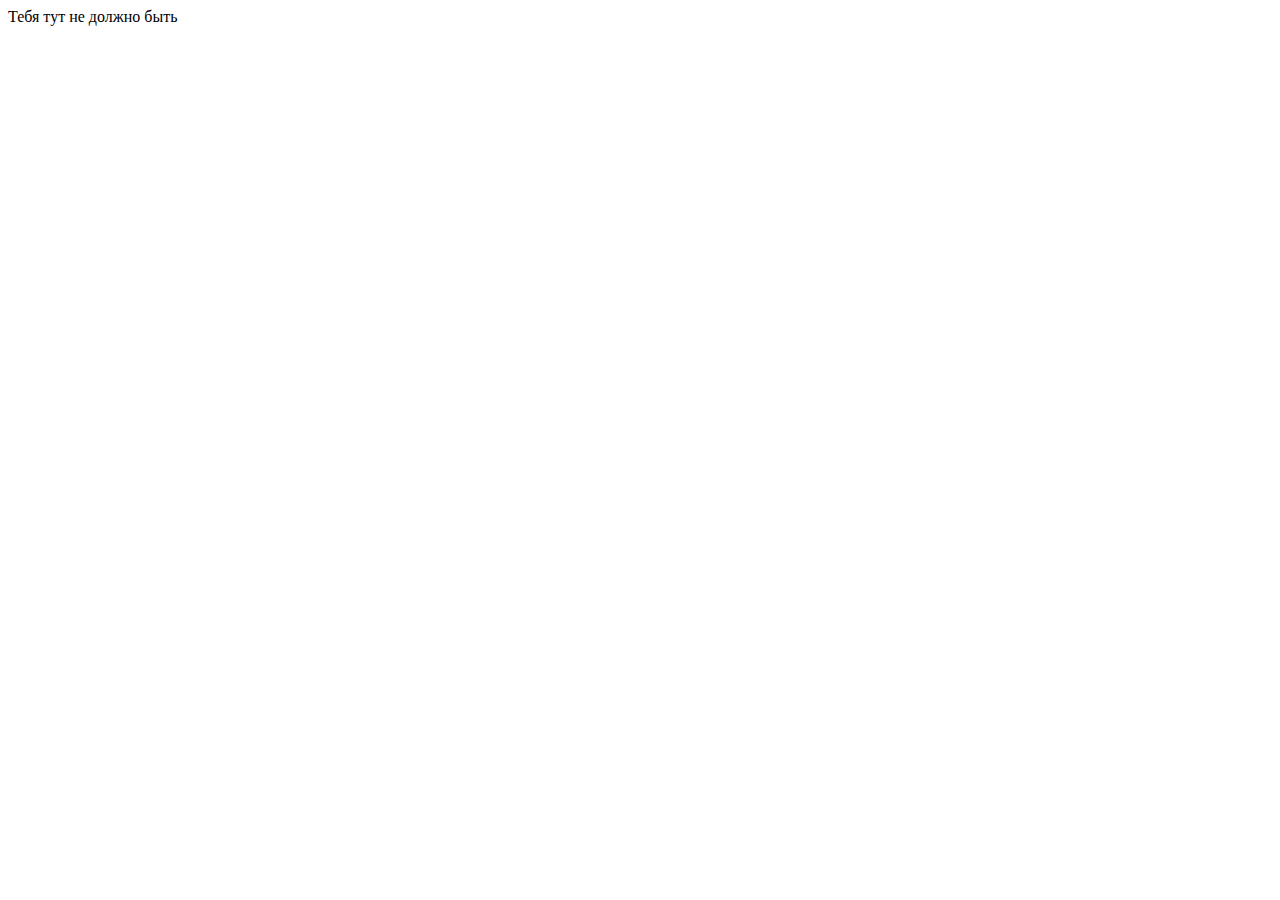
<file: index.html>
<!DOCTYPE html>
<html lang="en">
<head>
    <meta charset="UTF-8">
    <meta name="viewport" content="width=device-width, initial-scale=1.0">
    <title>Document</title>
</head>
<body>
    Тебя тут не должно быть
</body>
</html>
</file>
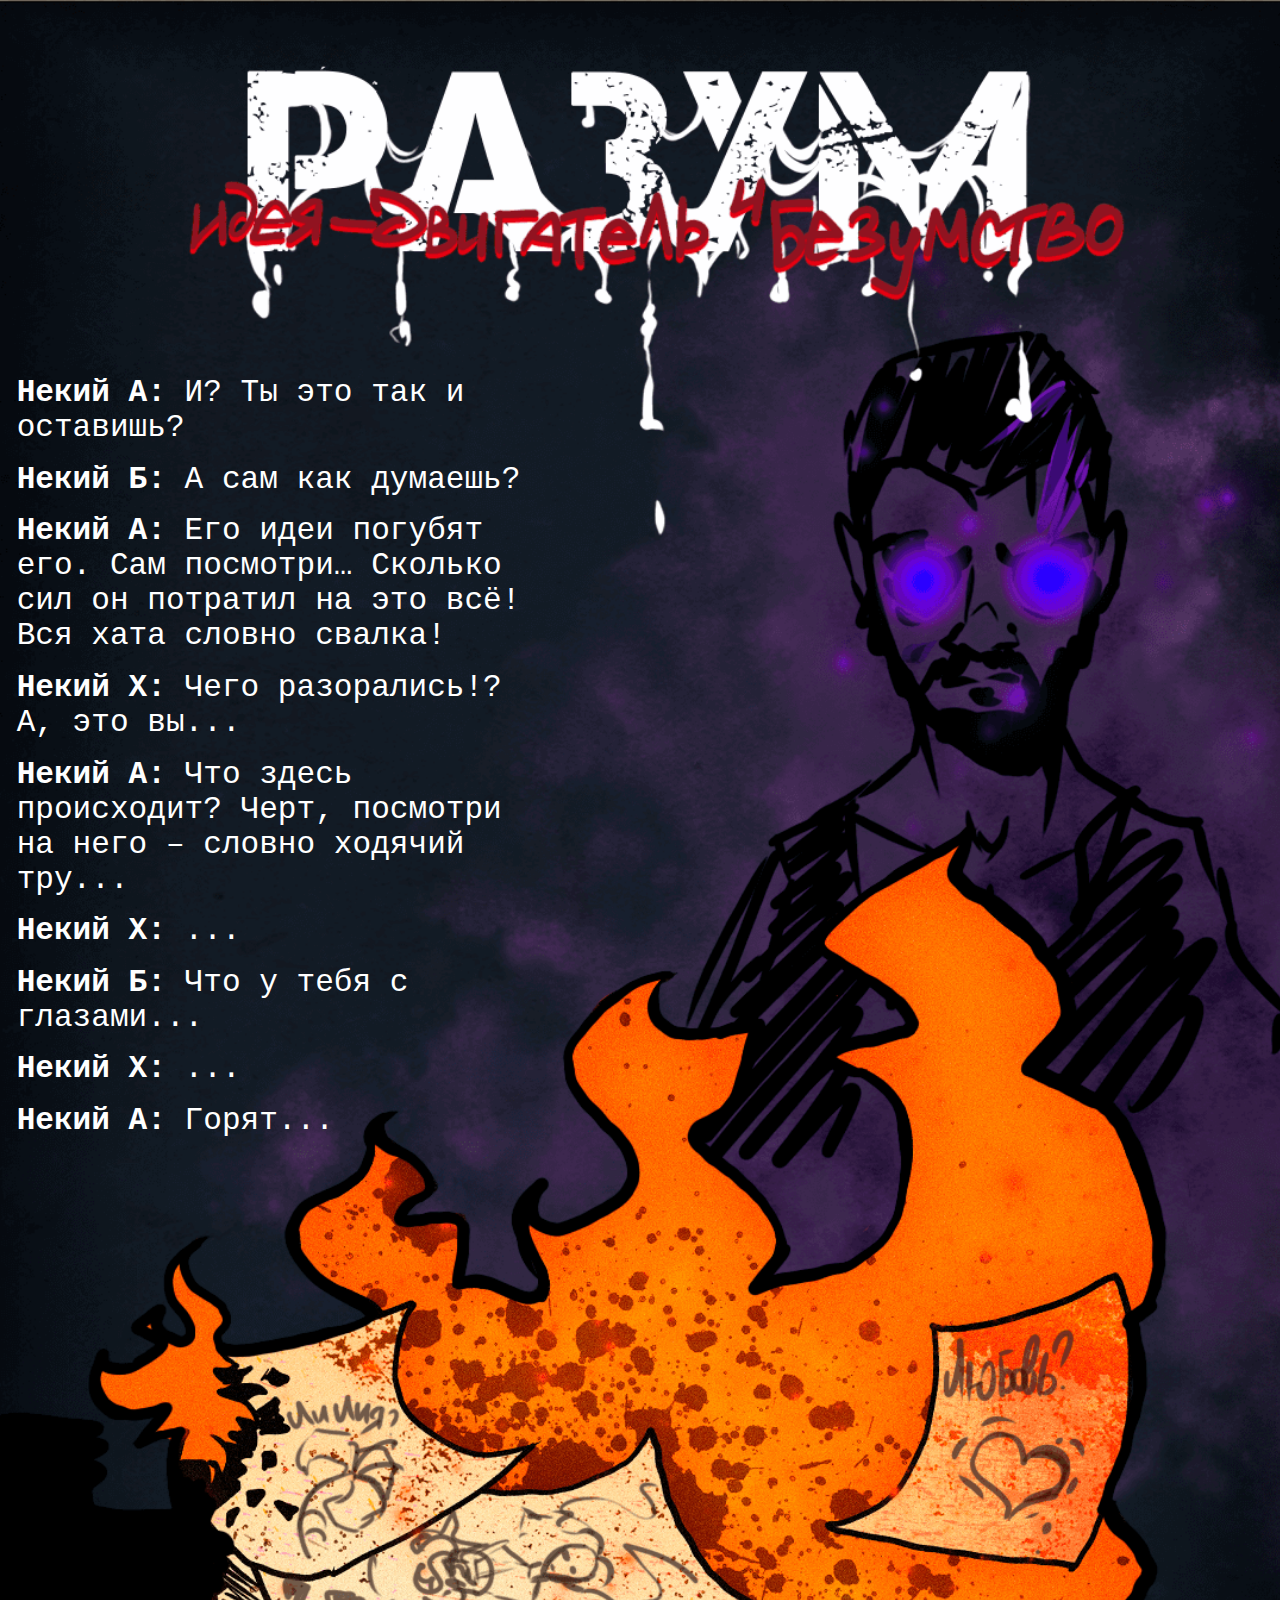
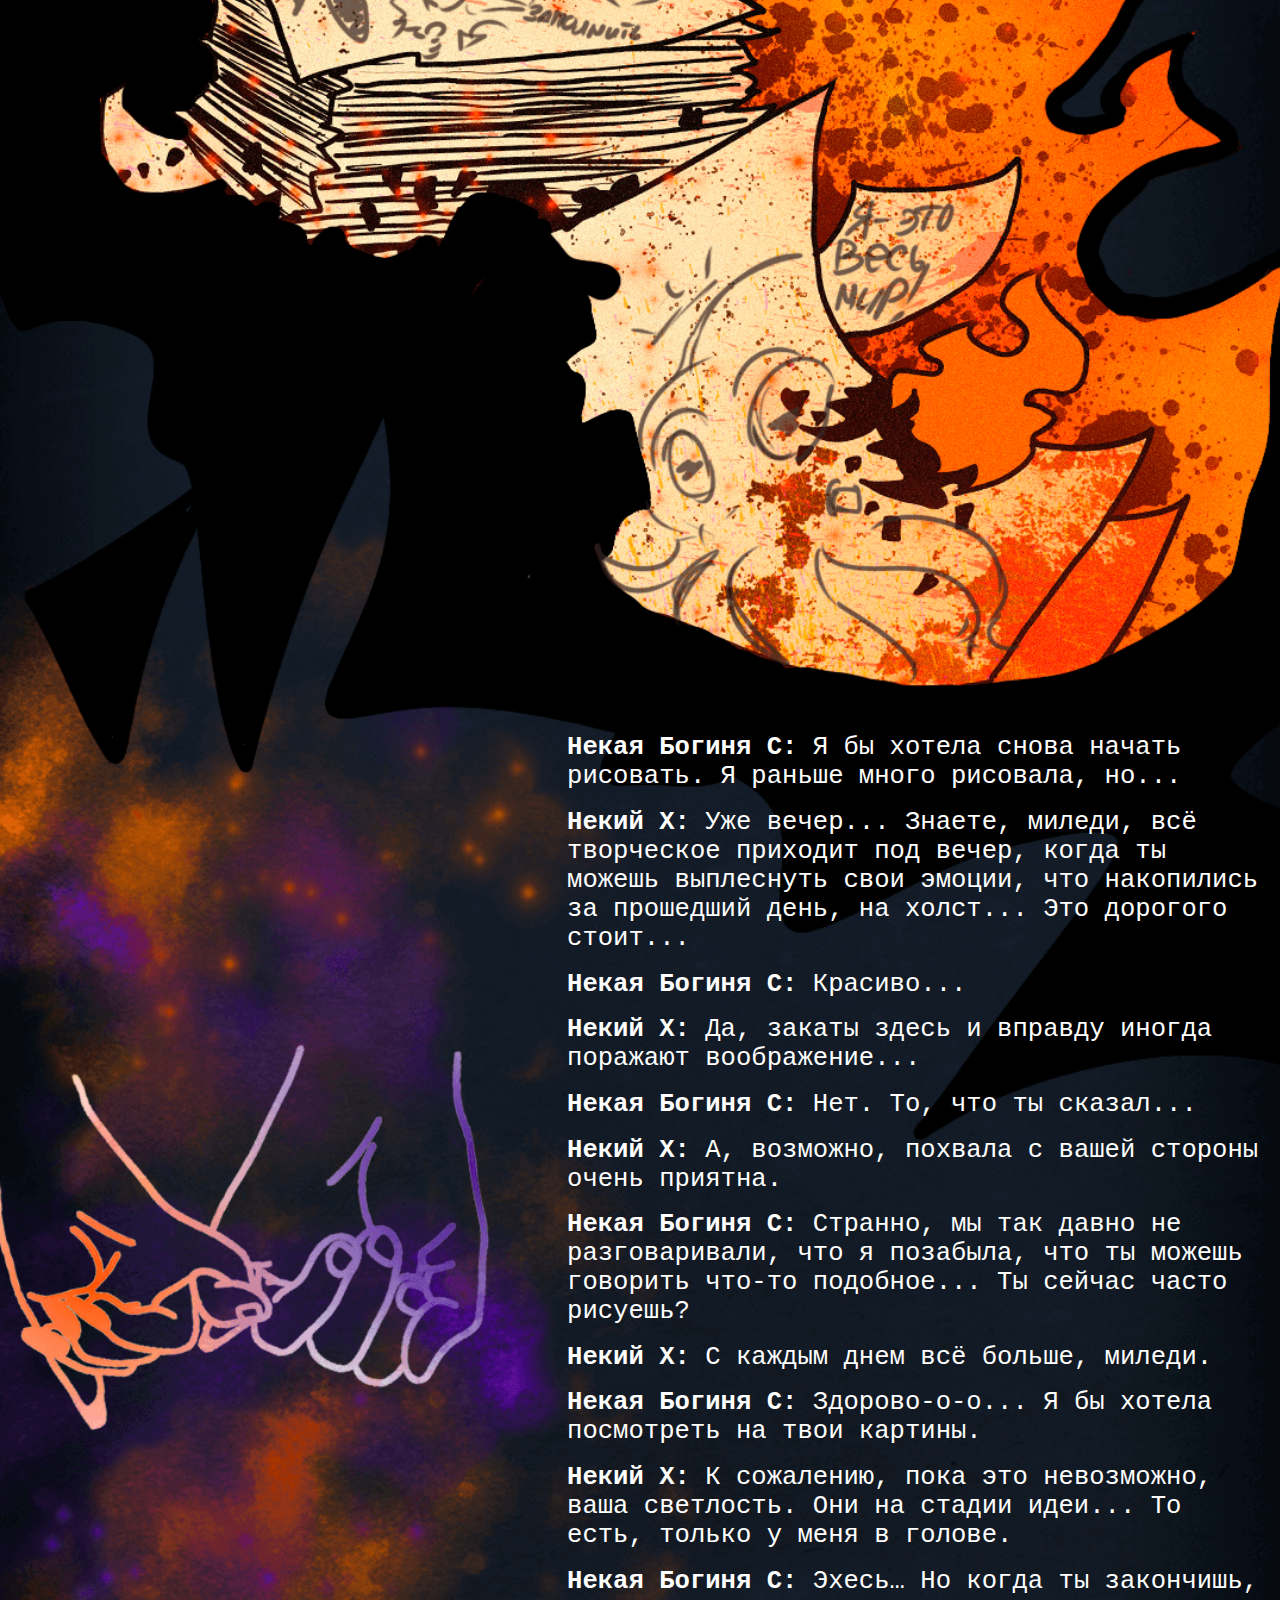
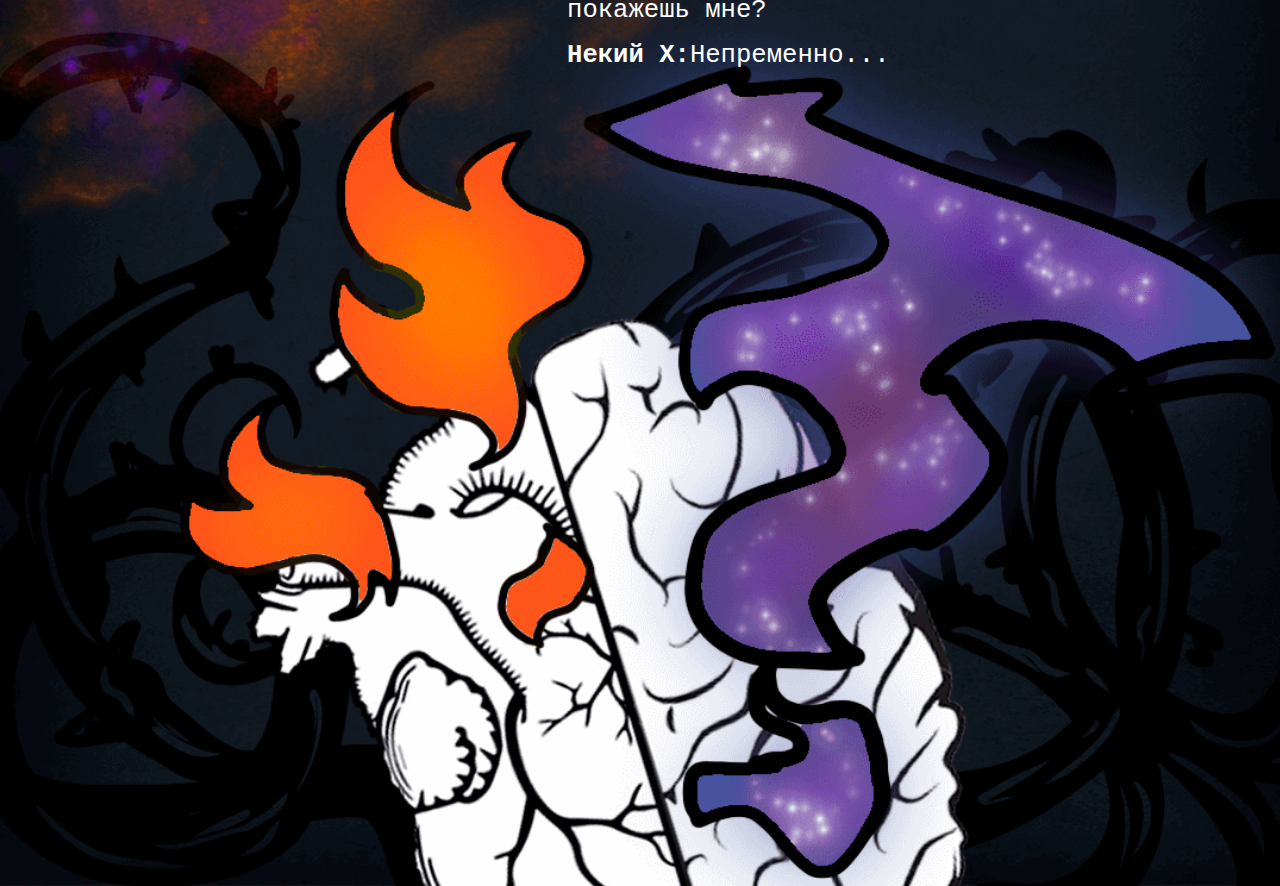
<file: idea/index.html>
<!DOCTYPE html>
<html lang="en">
<head>
    <meta charset="UTF-8">
    <meta name="viewport" content="width=device-width, initial-scale=1.0">
    <title>Идея</title>
    <link rel="stylesheet" href="style.css">
    <link rel="shortcut icon" href="../img/icon.png" type="image/x-icon">
</head>
<body>
    <section class="first-part">
        <p><b>Некий А: </b>И? Ты это так и оставишь?</p>
        <p><b>Некий Б: </b>А сам как думаешь?</p>
        <p><b>Некий А: </b>Его идеи погубят его. Сам посмотри… Сколько сил он потратил на это всё! Вся хата словно свалка!</p>
        <p><b>Некий Х: </b>Чего разорались!? А, это вы...</p>
        <p><b>Некий А: </b>Что здесь происходит? Черт, посмотри на него – словно ходячий тру...</p>
        <p><b>Некий Х: </b>...</p>
        <p><b>Некий Б: </b>Что у тебя с глазами...</p>
        <p><b>Некий Х: </b>...</p>
        <p><b>Некий А: </b>Горят...</p>
    </section>
    <section class="second-part">
        <p><b>Некая Богиня С: </b>Я бы хотела снова начать рисовать. Я раньше много рисовала, но...</p>
        <p><b>Некий Х: </b>Уже вечер... Знаете, миледи, всё творческое приходит под вечер, когда ты можешь выплеснуть свои эмоции, что накопились за прошедший день, на холст... Это дорогого стоит...</p>
        <p><b>Некая Богиня С: </b>Красиво...</p>
        <p><b>Некий Х: </b>Да, закаты здесь и вправду иногда поражают воображение...</p>
        <p><b>Некая Богиня С: </b>Нет. То, что ты сказал...</p>
        <p><b>Некий Х: </b>А, возможно, похвала с вашей стороны очень приятна.</p>
        <p><b>Некая Богиня С: </b>Странно, мы так давно не разговаривали, что я позабыла, что ты можешь говорить что-то подобное... Ты сейчас часто рисуешь?</p>
        <p><b>Некий Х: </b>С каждым днем всё больше, миледи.</p>
        <p><b>Некая Богиня С: </b>Здорово-о-о... Я бы хотела посмотреть на твои картины.</p>
        <p><b>Некий Х: </b>К сожалению, пока это невозможно, ваша светлость. Они на стадии идеи... То есть, только у меня в голове.</p>
        <p><b>Некая Богиня С: </b>Эхесь… Но когда ты закончишь, покажешь мне?</p>
        <p><b>Некий Х:</b>Непременно...</p>
    </section>
</body>
</html>
</file>
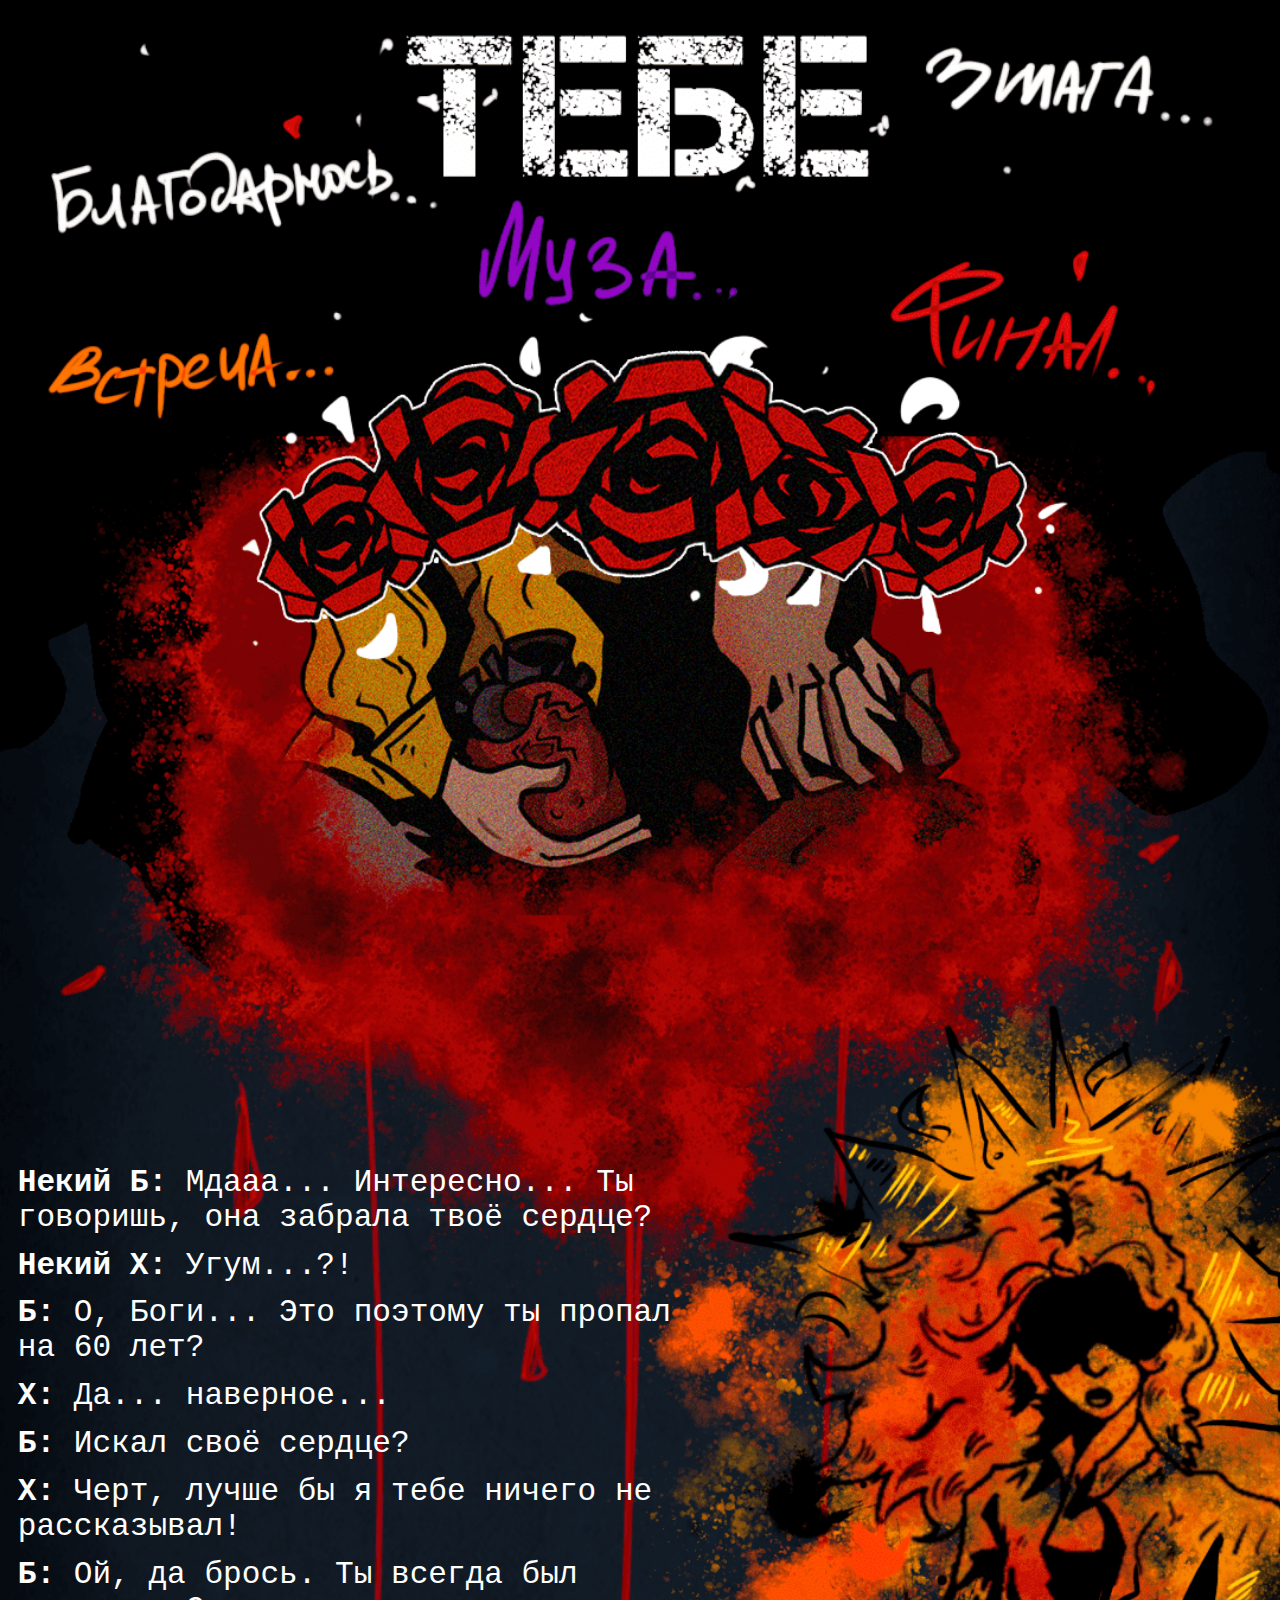
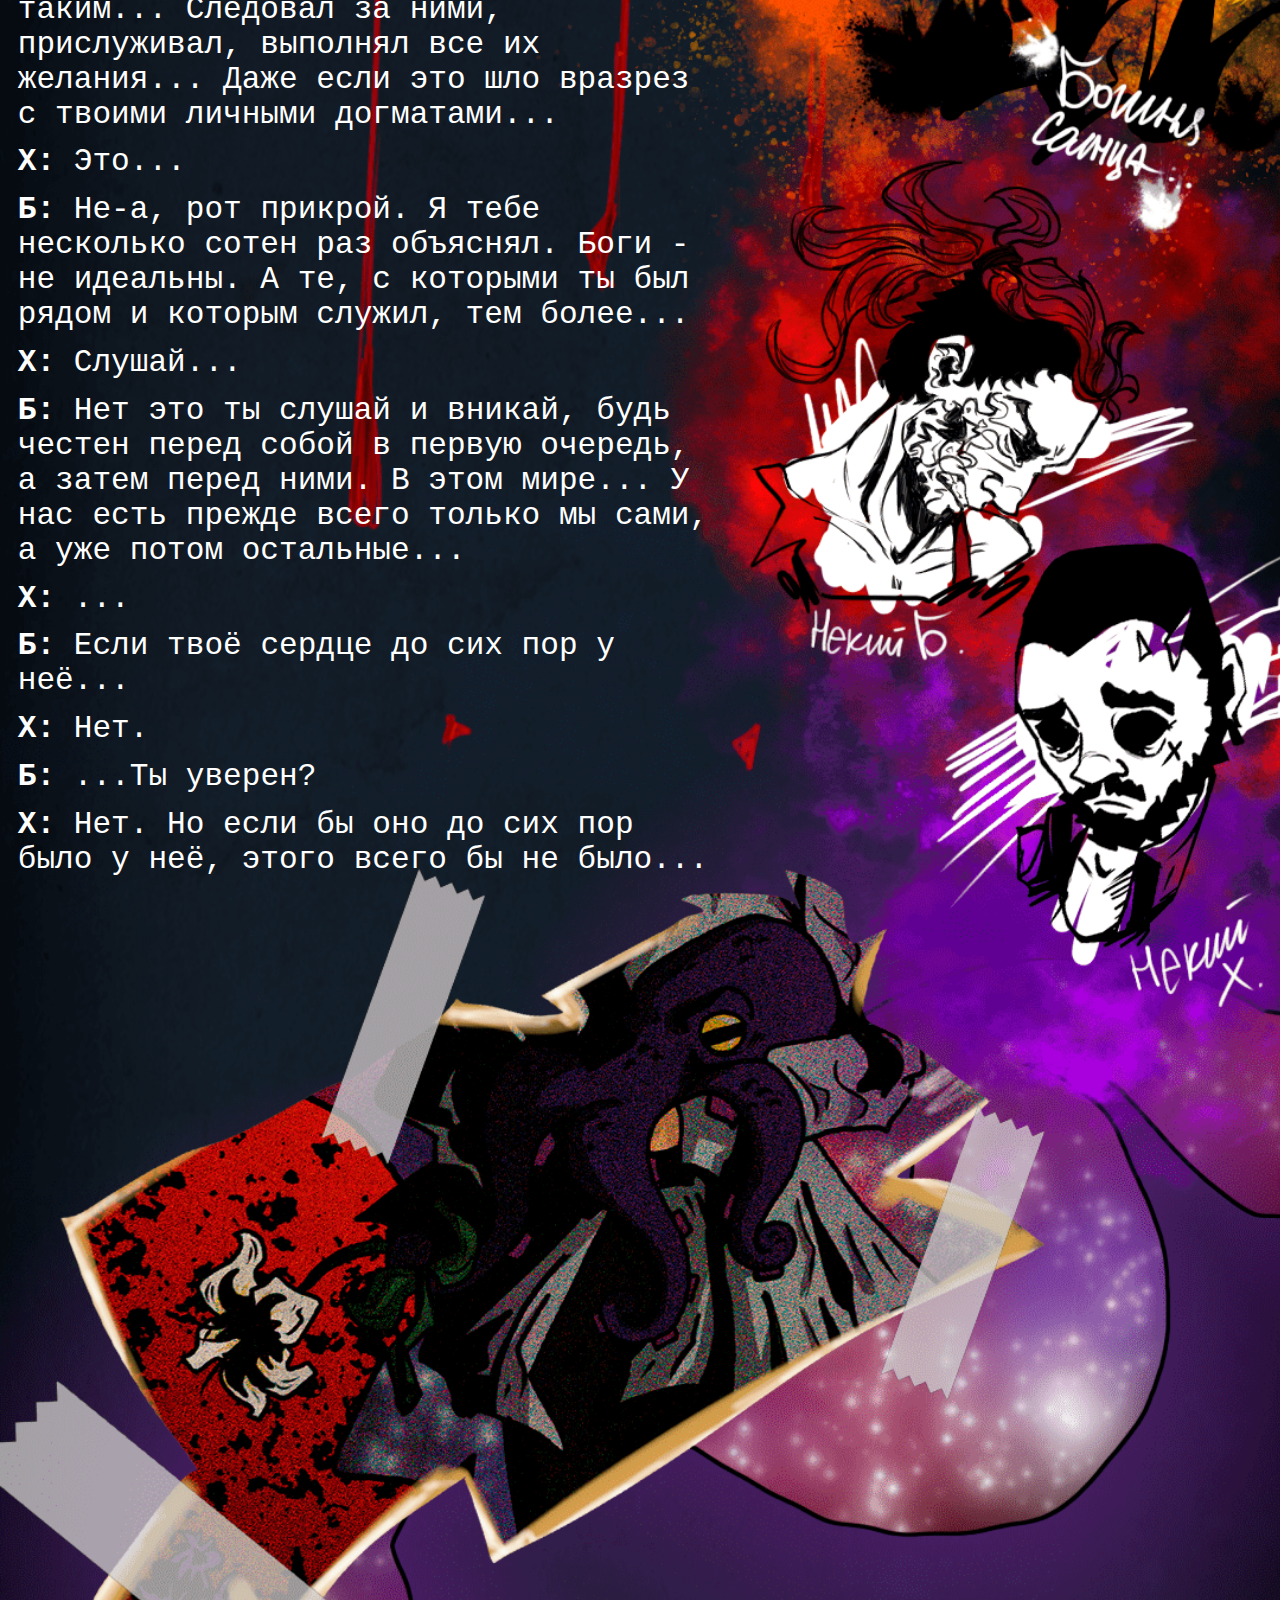
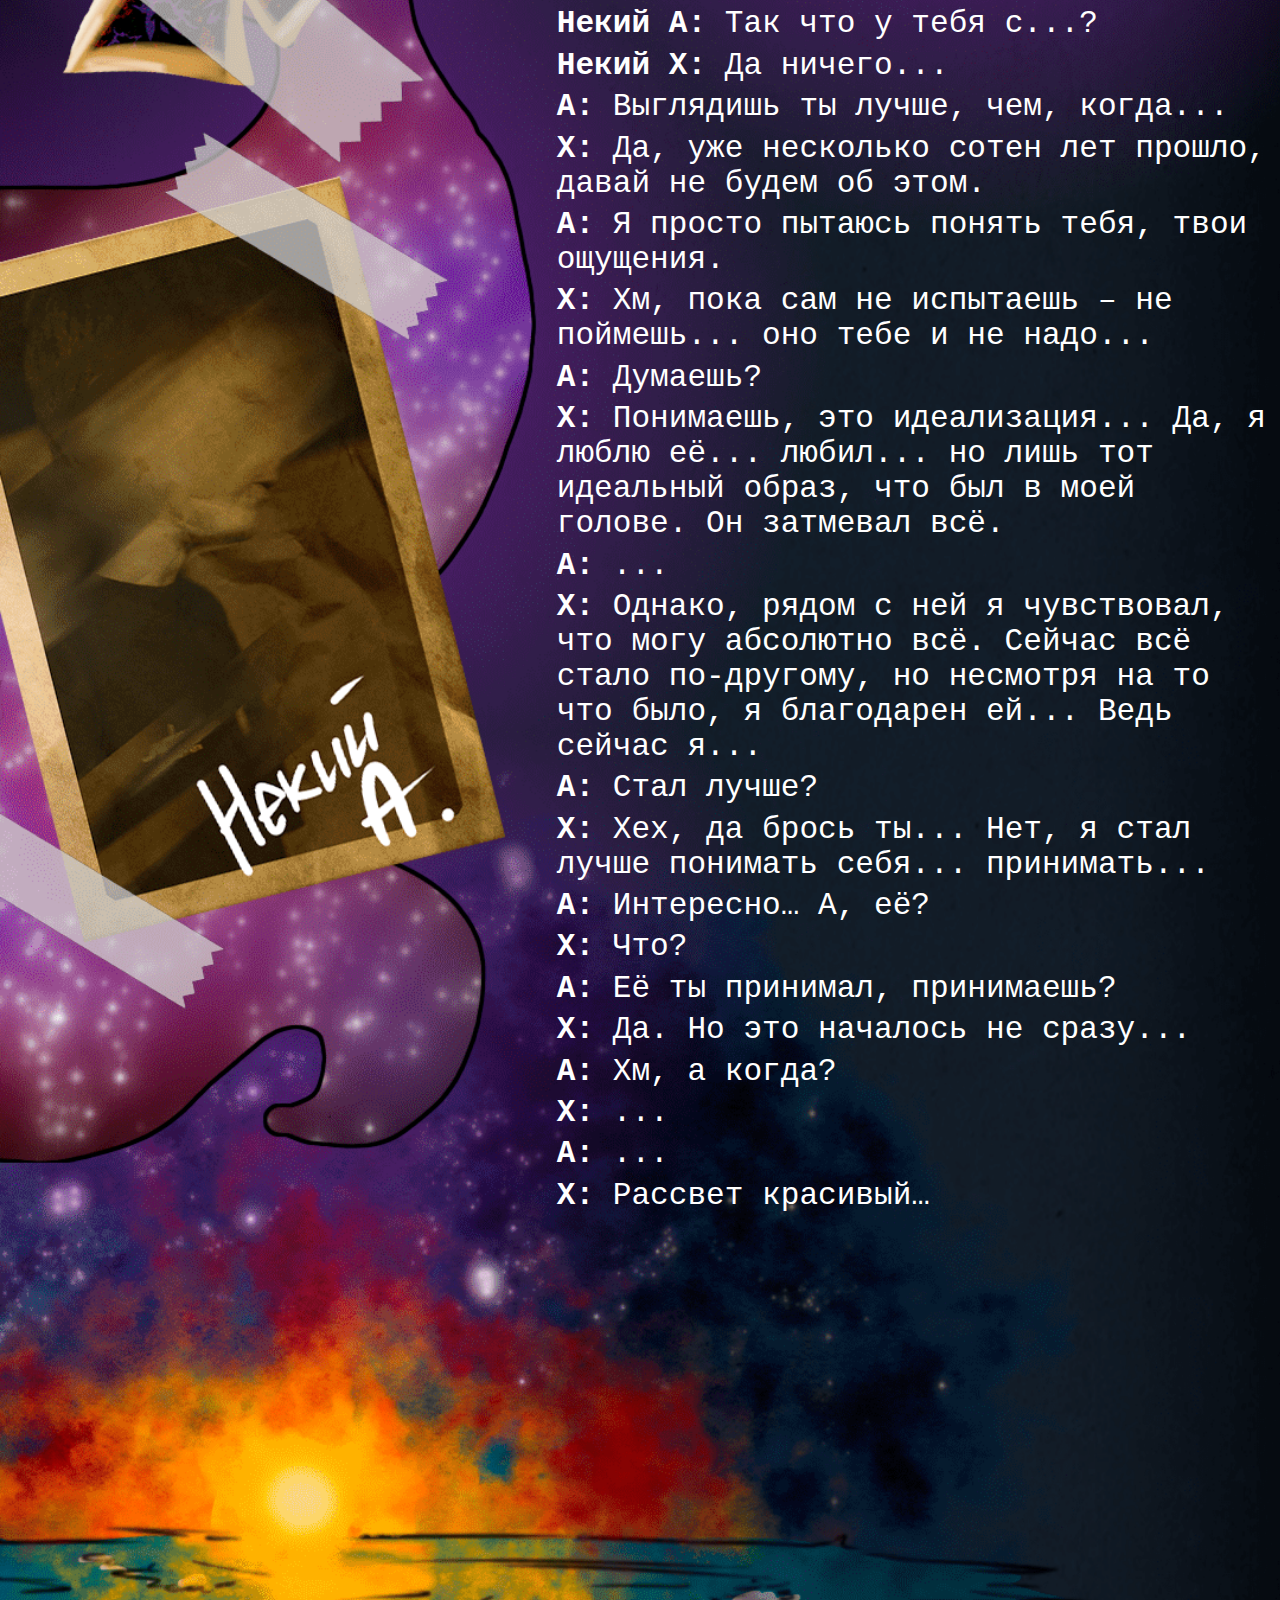
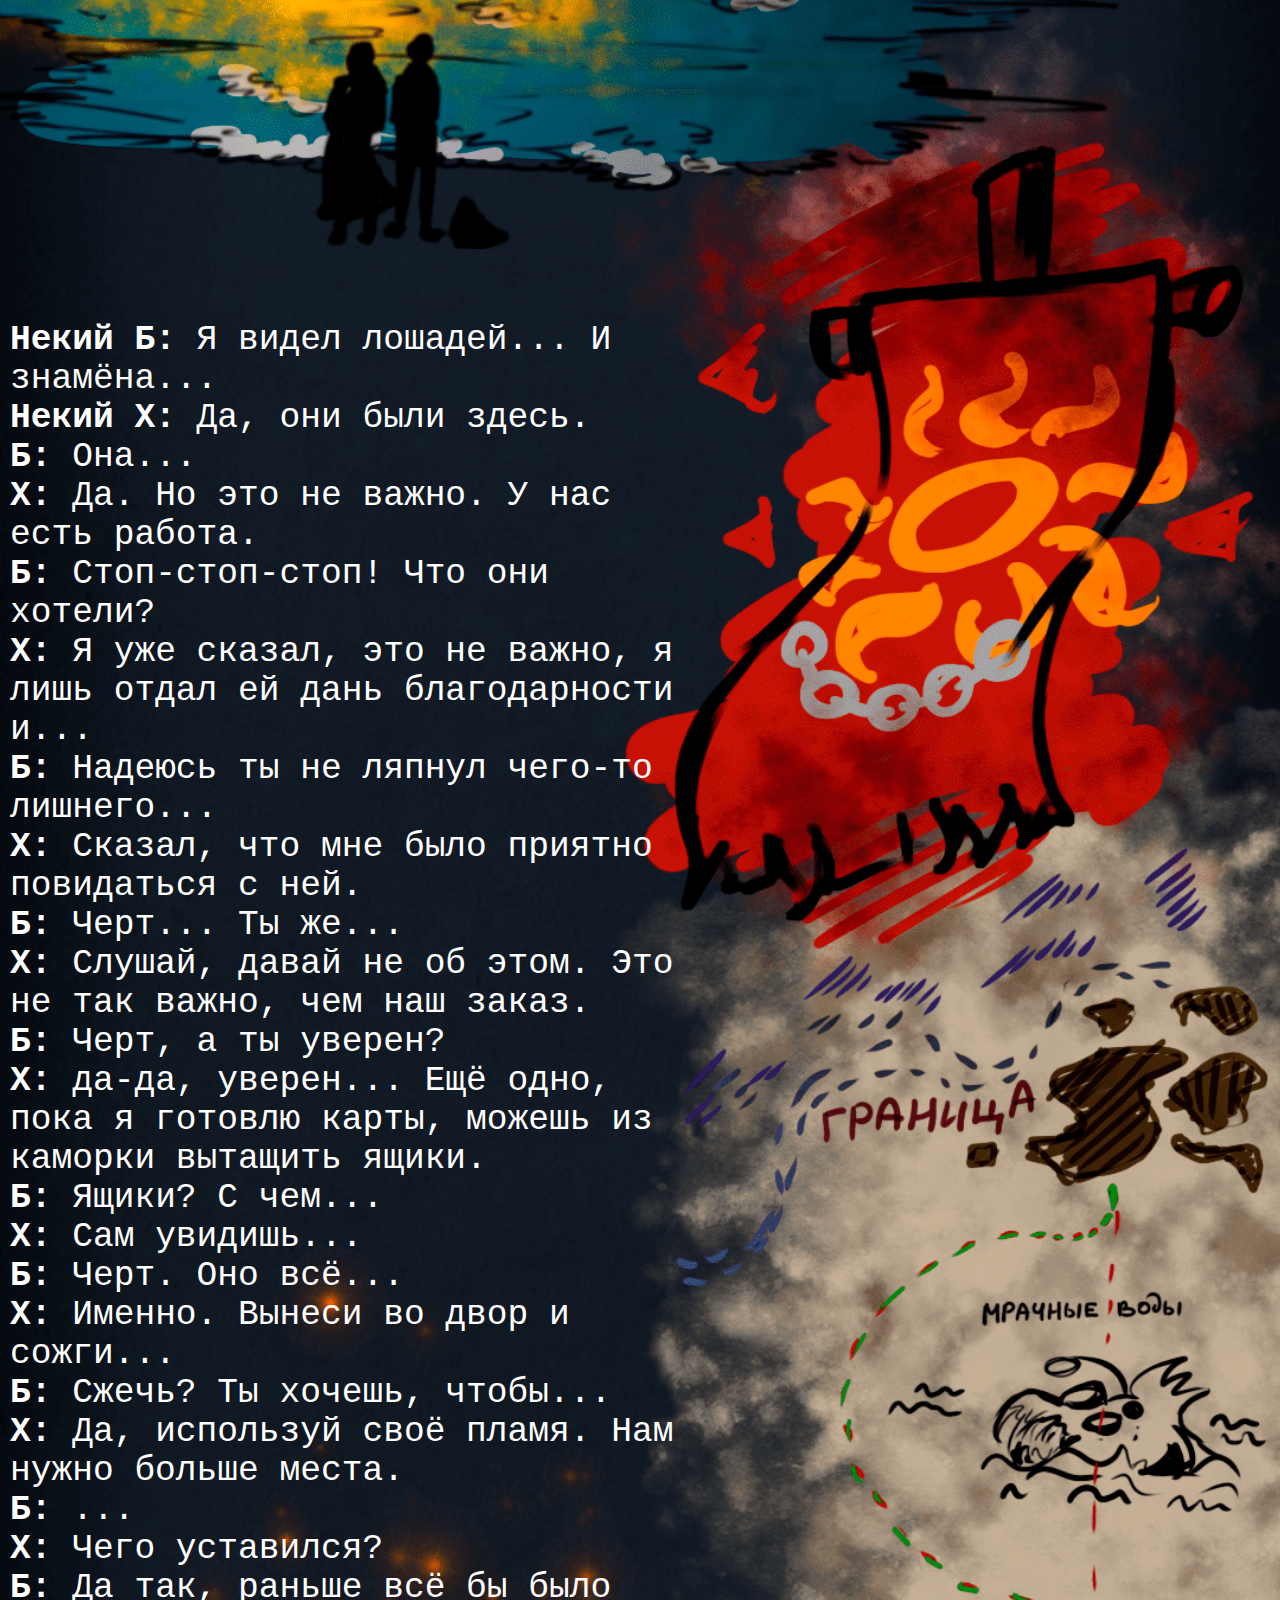
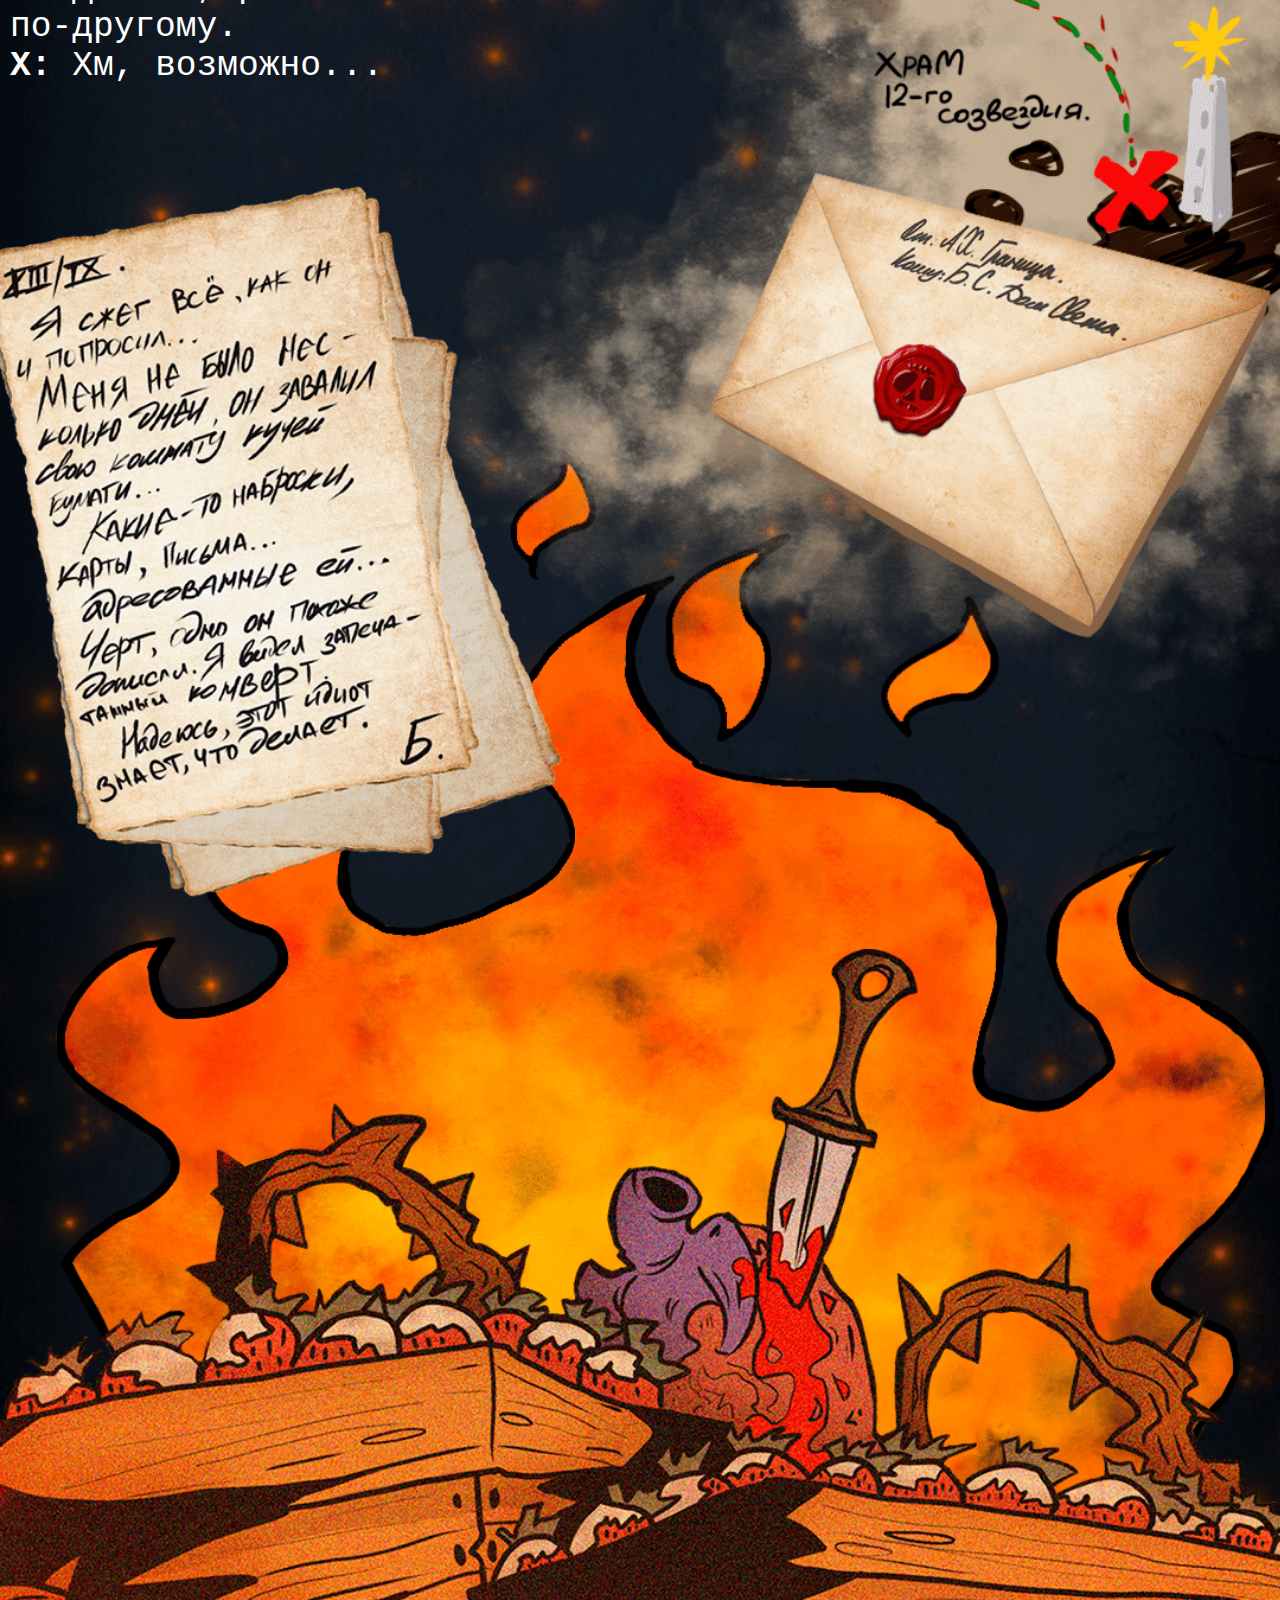
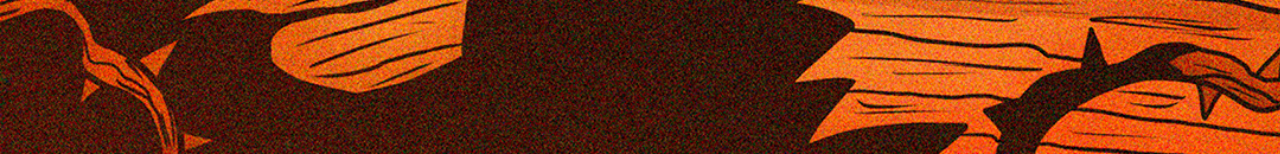
<file: muza/index.html>
<!DOCTYPE html>
<html lang="en">

<head>
    <meta charset="UTF-8">
    <meta name="viewport" content="width=device-width, initial-scale=1.0">
    <link rel="stylesheet" href="../fonts/capture_it/stylesheet.css">
    <link rel="stylesheet" href="../css/reset.css">
    <link rel="stylesheet" href="style.css">
    <link rel="shortcut icon" href="../img/icon.png" type="image/x-icon">
    <title>Муза</title>
</head>

<body>
    <section class="first-part">
        <p><b>Некий Б:</b> Мдааа... Интересно... Ты говоришь, она забрала твоё сердце?</p>
        <p><b>Некий Х:</b> Угум...?!</p>
        <p><b>Б:</b> О, Боги... Это поэтому ты пропал на 60 лет?</p>
        <p><b>Х:</b> Да... наверное...</p>
        <p><b>Б:</b> Искал своё сердце?</p>
        <p><b>Х:</b> Черт, лучше бы я тебе ничего не рассказывал!</p>
        <p><b>Б:</b> Ой, да брось. Ты всегда был таким... Следовал за ними, прислуживал, выполнял все их желания...
            Даже если это шло вразрез с твоими личными догматами...</p>
        <p><b>Х:</b> Это...</p>
        <p><b>Б:</b> Не-а, рот прикрой. Я тебе несколько сотен раз объяснял. Боги - не идеальны. А те, с которыми ты был
            рядом и которым служил, тем более...</p>
        <p><b>Х:</b> Слушай...</p>
        <p><b>Б:</b> Нет это ты слушай и вникай, будь честен перед собой в первую очередь, а затем перед ними. В этом
            мире... У нас есть прежде всего только мы сами, а уже потом остальные...</p>
        <p><b>Х:</b> ...</p>
        <p><b>Б:</b> Если твоё сердце до сих пор у неё...</p>
        <p><b>Х:</b> Нет.</p>
        <p><b>Б:</b> ...Ты уверен?</p>
        <p><b>Х:</b> Нет. Но если бы оно до сих пор было у неё, этого всего бы не было...</p>
    </section>
    <section class="second-part">
        <p><b>Некий А:</b> Так что у тебя с...?</p>
        <p><b>Некий Х:</b> Да ничего...</p>
        <p><b>А:</b> Выглядишь ты лучше, чем, когда...</p>
        <p><b>Х:</b> Да, уже несколько сотен лет прошло, давай не будем об этом.</p>
        <p><b>А:</b> Я просто пытаюсь понять тебя, твои ощущения.</p>
        <p><b>Х:</b> Хм, пока сам не испытаешь – не поймешь... оно тебе и не надо...</p>
        <p><b>А:</b> Думаешь?</p>
        <p><b>Х:</b> Понимаешь, это идеализация... Да, я люблю её... любил... но лишь тот идеальный образ, что был в
            моей голове. Он затмевал всё.</p>
        <p><b>А:</b> ...</p>
        <p><b>Х:</b> Однако, рядом с ней я чувствовал, что могу абсолютно всё. Сейчас всё стало по-другому, но несмотря
            на то что было, я благодарен ей... Ведь сейчас я...</p>
        <p><b>А:</b> Стал лучше?</p>
        <p><b>Х:</b> Хех, да брось ты... Нет, я стал лучше понимать себя... принимать...</p>
        <p><b>А:</b> Интересно… А, её?</p>
        <p><b>Х:</b> Что?</p>
        <p><b>А:</b> Её ты принимал, принимаешь?</p>
        <p><b>Х:</b> Да. Но это началось не сразу...</p>
        <p><b>А:</b> Хм, а когда?</p>
        <p><b>Х:</b> ...</p>
        <p><b>А:</b> ...</p>
        <p><b>Х:</b> Рассвет красивый…</p>
    </section>
    <section class="third-part">
        <p><b>Некий Б: </b>Я видел лошадей... И знамёна...</p>
        <p><b>Некий Х: </b>Да, они были здесь.</p>
        <p><b>Б: </b>Она...</p>
        <p><b>Х: </b>Да. Но это не важно. У нас есть работа.</p>
        <p><b>Б: </b>Стоп-стоп-стоп! Что они хотели?</p>
        <p><b>Х: </b>Я уже сказал, это не важно, я лишь отдал ей дань благодарности и...</p>
        <p><b>Б: </b>Надеюсь ты не ляпнул чего-то лишнего...</p>
        <p><b>Х: </b>Сказал, что мне было приятно повидаться с ней.</p>
        <p><b>Б: </b>Черт... Ты же...</p>
        <p><b>Х: </b>Слушай, давай не об этом. Это не так важно, чем наш заказ.</p>
        <p><b>Б: </b>Черт, а ты уверен?</p>
        <p><b>Х: </b>да-да, уверен... Ещё одно, пока я готовлю карты, можешь из каморки вытащить ящики.</p>
        <p><b>Б: </b>Ящики? С чем...</p>
        <p><b>Х: </b>Сам увидишь...</p>
        <p><b>Б: </b>Черт. Оно всё...</p>
        <p><b>Х: </b>Именно. Вынеси во двор и сожги...</p>
        <p><b>Б: </b>Сжечь? Ты хочешь, чтобы...</p>
        <p><b>Х: </b>Да, используй своё пламя. Нам нужно больше места.</p>
        <p><b>Б: </b>...</p>
        <p><b>Х: </b>Чего уставился?</p>
        <p><b>Б: </b>Да так, раньше всё бы было по-другому.</p>
        <p><b>Х: </b>Хм, возможно...</p>
    </section>
</body>

</html>
</file>
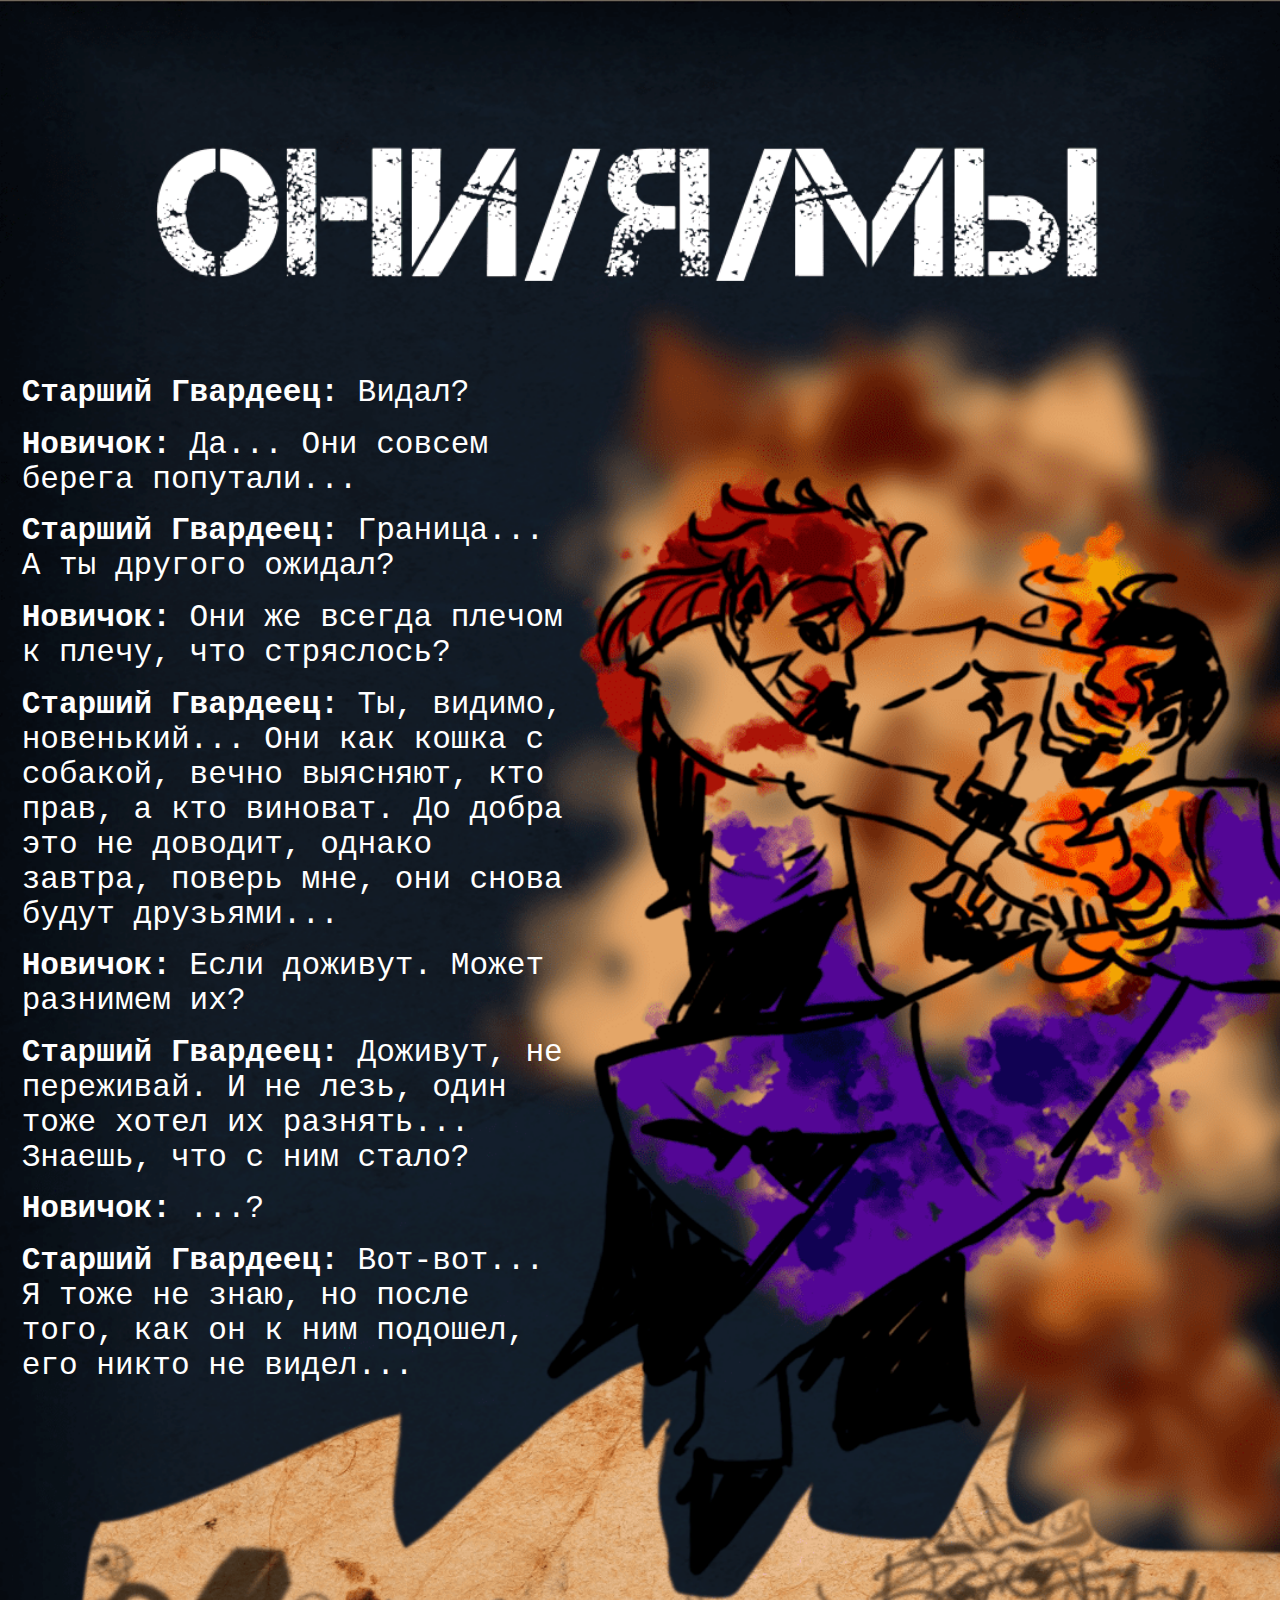
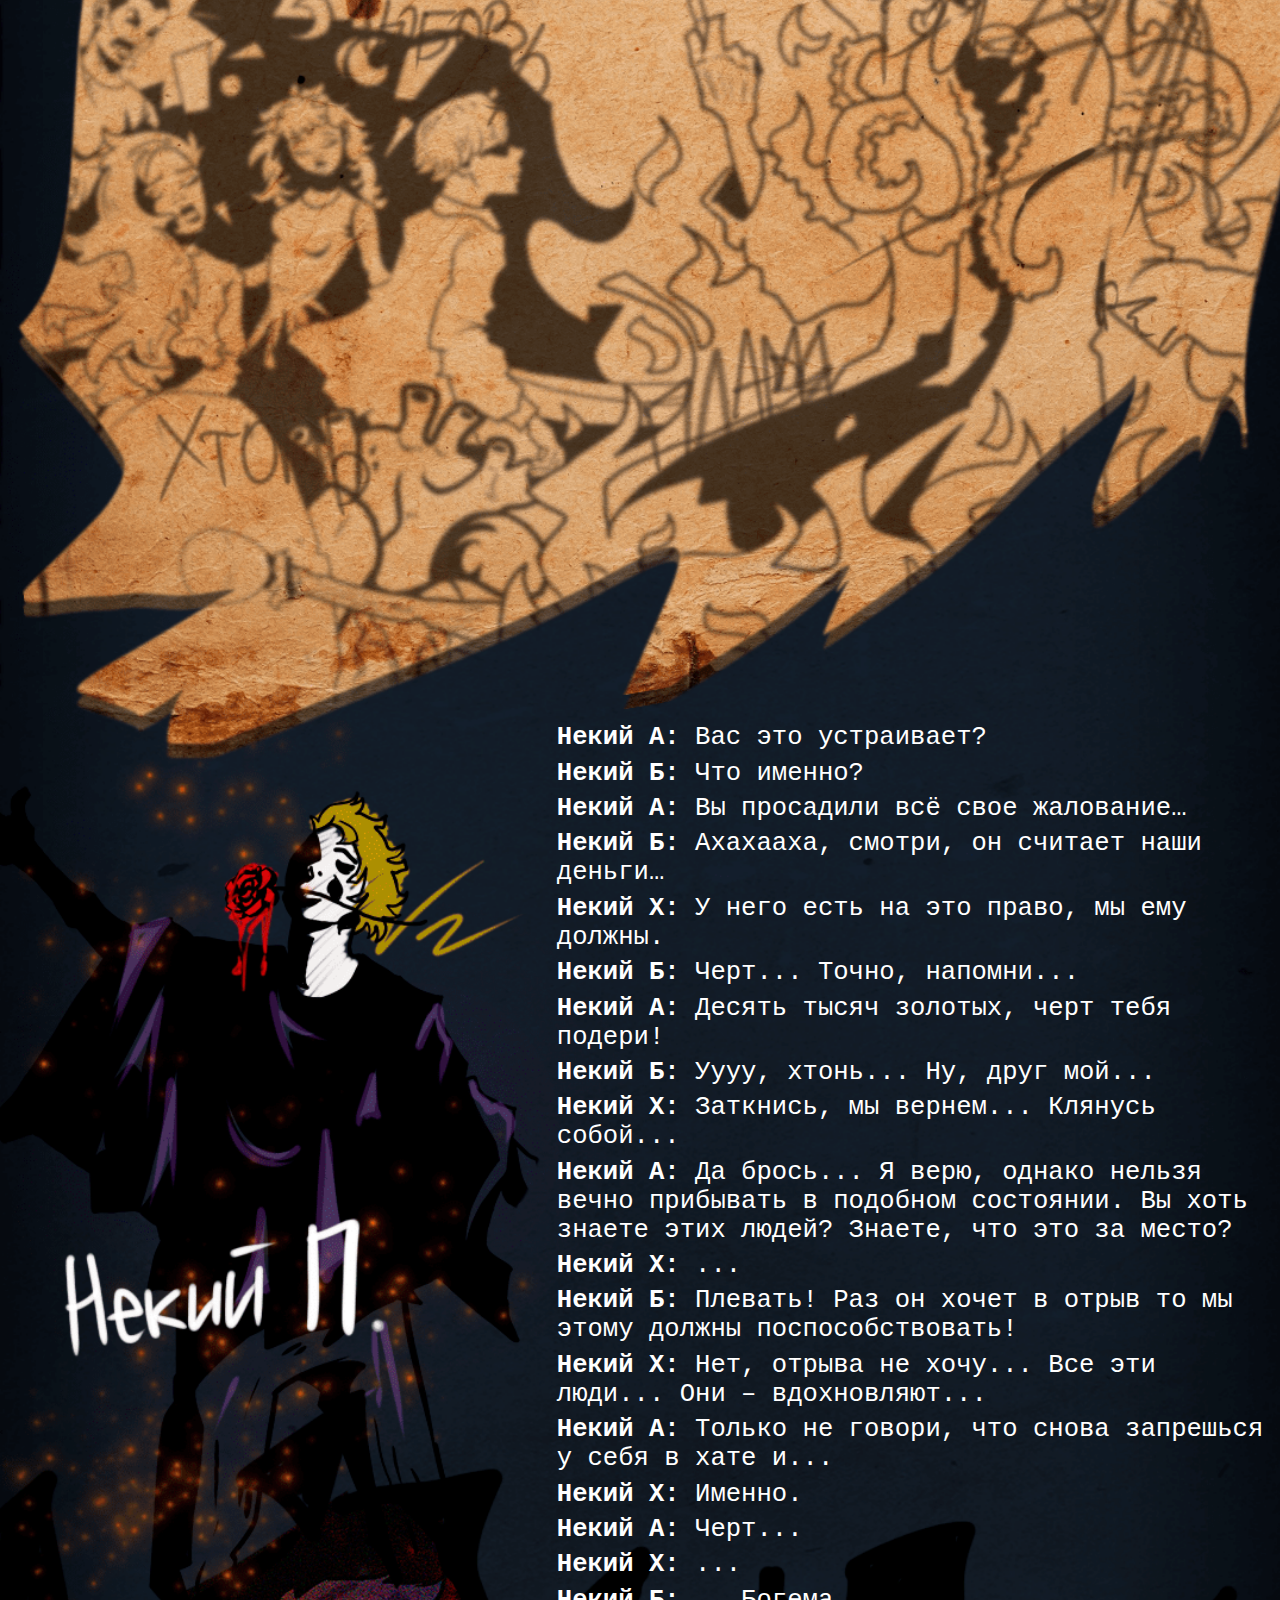
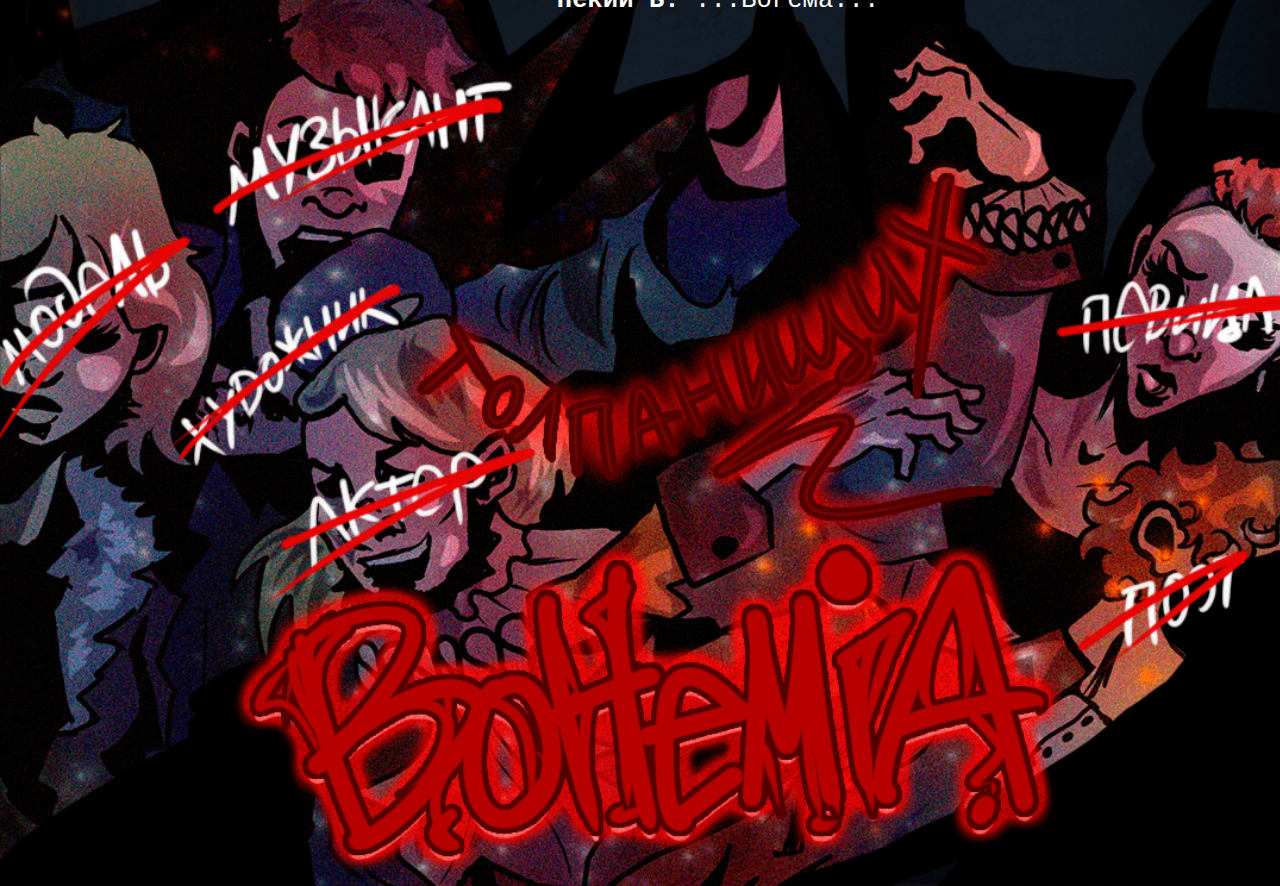
<file: style/index.html>
<!DOCTYPE html>
<html lang="en">
<head>
    <meta charset="UTF-8">
    <meta name="viewport" content="width=device-width, initial-scale=1.0">
    <title>Стиль</title>
    <link rel="stylesheet" href="style.css">
    <link rel="shortcut icon" href="../img/icon.png" type="image/x-icon">
</head>
<body>
    <section class="first-part">
        <p><b>Старший Гвардеец: </b>Видал?</p>
        <p><b>Новичок: </b>Да... Они совсем берега попутали...</p>
        <p><b>Старший Гвардеец: </b>Граница... А ты другого ожидал?</p>
        <p><b>Новичок: </b>Они же всегда плечом к плечу, что стряслось?</p>
        <p><b>Старший Гвардеец: </b>Ты, видимо, новенький... Они как кошка с собакой, вечно выясняют, кто прав, а кто виноват. До добра это не доводит, однако завтра, поверь мне, они снова будут друзьями...</p>
        <p><b>Новичок: </b>Если доживут. Может разнимем их?</p>
        <p><b>Старший Гвардеец: </b>Доживут, не переживай. И не лезь, один тоже хотел их разнять... Знаешь, что с ним стало?</p>
        <p><b>Новичок: </b>...?</p>
        <p><b>Старший Гвардеец: </b>Вот-вот... Я тоже не знаю, но после того, как он к ним подошел, его никто не видел...</p>
    </section>

    <section class="second-part">
        <p><b>Некий А: </b>Вас это устраивает?</p>
        <p><b>Некий Б: </b>Что именно?</p>
        <p><b>Некий А: </b>Вы просадили всё свое жалование…</p>
        <p><b>Некий Б: </b>Ахахааха, смотри, он считает наши деньги…</p>
        <p><b>Некий Х: </b>У него есть на это право, мы ему должны.</p>
        <p><b>Некий Б: </b>Черт... Точно, напомни...</p>
        <p><b>Некий А: </b>Десять тысяч золотых, черт тебя подери!</p>
        <p><b>Некий Б: </b>Уууу, хтонь... Ну, друг мой...</p>
        <p><b>Некий Х: </b>Заткнись, мы вернем... Клянусь собой...</p>
        <p><b>Некий А: </b>Да брось... Я верю, однако нельзя вечно прибывать в подобном состоянии. Вы хоть знаете этих людей? Знаете, что это за место?</p>
        <p><b>Некий Х: </b>...</p>
        <p><b>Некий Б: </b>Плевать! Раз он хочет в отрыв то мы этому должны поспособствовать!</p>
        <p><b>Некий Х: </b>Нет, отрыва не хочу... Все эти люди... Они – вдохновляют...</p>
        <p><b>Некий А: </b>Только не говори, что снова запрешься у себя в хате и...</p>
        <p><b>Некий Х: </b>Именно.</p>
        <p><b>Некий А: </b>Черт...</p>
        <p><b>Некий Х: </b>...</p>
        <p><b>Некий Б: </b>...Богема...</p>
    </section>
</body>
</html>
</file>
<file: idea/style.css>
body{
    background-image: url(img/Small\ BG.png);
    background-size: cover;
    min-height: 318vw;
    min-width: 98vw;
}

.first-part {
    position: absolute;
    font-family: 'Courier New', Courier, monospace;
    width: 44vw;
    font-size: 2.43vw;
    /* color: rgba(255, 255, 255, 0.753); */
    color: white;
    top: 28vw;
    left: 0;
}

.first-part p {
    margin: 1.3vw;
}

.second-part {
    font-family: 'Courier New', Courier, monospace;
    font-size: 2vw;
    color: white;
    position: absolute;
    width: 57vw;
    top: 181vw;
    right: 0;
}

.second-part p {
    margin: 1.3vw;
}
</file>
<file: fonts/capture_it/stylesheet.css>
@font-face {
    font-family: 'Capture it';
    src: url('Captureit.woff2') format('woff2'),
        url('Captureit.woff') format('woff');
    font-weight: normal;
    font-style: normal;
    font-display: swap;
}
</file>
<file: muza/style.css>
body {
    background-image: url("img/BG.png");
    width: 98vw;
    height: 637vw;
    background-size: cover;
}

.first-part {
    position: absolute;
    font-family: 'Courier New', Courier, monospace;
    width: 56vw;
    font-size: 2.43vw;
    /* color: rgba(255, 255, 255, 0.753); */
    color: white;
    top: 90vw;
    left: 5px;
}

.first-part p {
    margin: 1vw;
}

.second-part {
    font-family: 'Courier New', Courier, monospace;
    font-size: 2.43vw;
    color: white;
    position: absolute;
    width: 57vw;
    top: 250vw;
    right: 0;
}

.second-part p {
    margin: 0.5vw;
}

.third-part {
    font-family: 'Courier New', Courier, monospace;
    font-size: 2.7vw;
    color: white;
    position: absolute;
    width: 52.5vw;
    top: 400vw;
    left: 10px;
}
</file>
<file: style/style.css>
body{
    background-image: url(img/BG.png);
    background-size: cover;
    min-height: 318vw;
    min-width: 98vw;
}

.first-part {
    position: absolute;
    font-family: 'Courier New', Courier, monospace;
    width: 45vw;
    font-size: 2.43vw;
    /* color: rgba(255, 255, 255, 0.753); */
    color: white;
    top: 28vw;
    left: 5px;
}

.first-part p {
    margin: 1.3vw;
}

.second-part {
    font-family: 'Courier New', Courier, monospace;
    font-size: 2vw;
    color: white;
    position: absolute;
    width: 57vw;
    top: 181vw;
    right: 0;
}

.second-part p {
    margin: 0.5vw;
}
</file>
